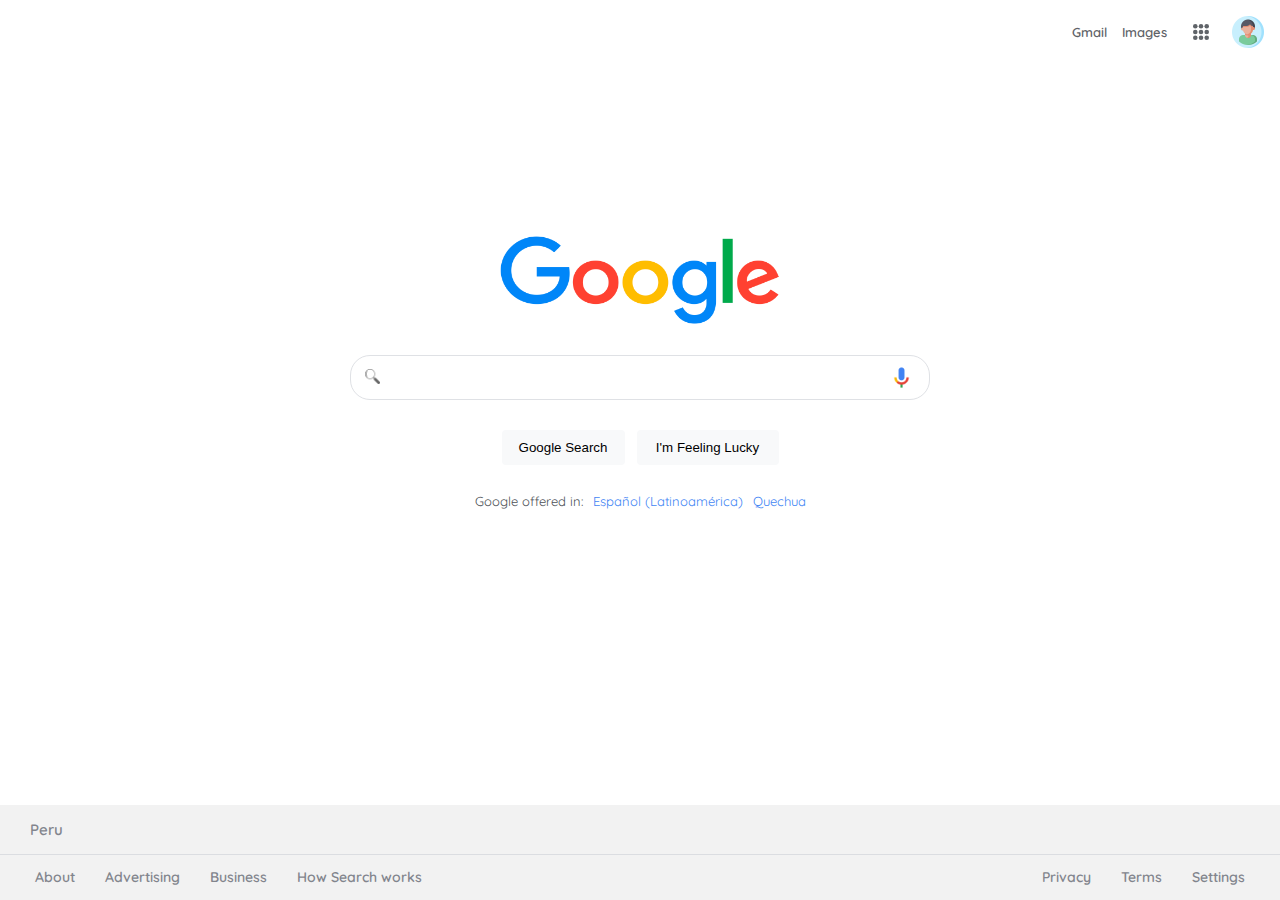
<file: Proyecto#2/index.html>
<!DOCTYPE html>
<html lang="en">
<head>
    <meta charset="UTF-8">
    <meta http-equiv="X-UA-Compatible" content="IE=edge">
    <meta name="viewport" content="width=device-width, initial-scale=1.0">
    <link rel="preconnect" href="https://fonts.googleapis.com">
    <link rel="preconnect" href="https://fonts.gstatic.com" crossorigin>
    <link href="https://fonts.googleapis.com/css2?family=Quicksand:wght@300;500;700&display=swap" rel="stylesheet">
    <link rel="stylesheet" href="./CSS/styleMobile.css"> <!-- Css para moviles-->
    <link 
        rel="stylesheet" 
        media="screen and (min-width: 800px)"
        href="./CSS/styleDesktop.css">                  <!-- Css para desktops-->
    <title>Document</title>
</head>
<body>
    <div class="main-container">
        <header>
            <picture class="header-child icon-one">
                <img src="./Iconos/Iconos del Header/Icono_menú.svg" alt="Menú de opciones">
            </picture>
            <nav class="header-child list-menu" >
                <ul>
                    <li>
                        <a href="." >
                            all
                        </a>
                    </li>
                    <li>
                        <a href="">
                            gmail
                        </a>
                    </li>
                    <li>
                        <a href=".">
                            images
                        </a>
                    </li>
                </ul>
            </nav>
            <picture class="header-child icon-two">
                <div title="Google apps">
                    <img src="./Iconos/Iconos del Header/Icono_puntos.svg" alt="herramientas google">
                </div>
            </picture>
            <picture class="header-child user-photo">
                <div 
                title="Google Account
 Nombre de usuario 
 abc@gmail.com">
                    <img src="./Iconos/Iconos del Header/user.png" alt="foto de usuario">
                </div>
            </picture>
        </header>
    
        <main>
            <div>
                <picture class="main-child main-logo">
                    <source media="(min-width: 800px)" srcset="./Logos/LogoGoogle-large.png">
                    <img src="./Logos/LogoGoogle-small.png" alt="logo-de.Google">
                </picture>
            </div>

            <form action="" class="main-child search-control">
                    <div class="search-control-outer">
                        <div class="search-control-border">
                                <picture class="search-control-part1">
                                    <span>
                                        <img src="./Iconos/Iconos del Main/lupa.png" alt="Lupa" class="main-icon searching-icon">
                                    </span>
                                </picture>
                                <input type="search" name="búsqueda">
                                <div class="search-control-part3">
                                    <div>
                                        <picture>
                                            <span>
                                                <img src="./Iconos/Iconos del Main/X.png" alt="Cerrar" class="main-icon closing-search">
                                            </span>
                                        </picture>
                                    </div>
                                    <div title="Search by voice">
                                        <picture>
                                            <img src="./Iconos/Iconos del Main/micro.png" alt="Micrófono" class="main-icon voice-searching">                                        
                                        </picture>
                                    </div>
                                </div>
                        </div>
                    </div>
                    <section>
                        <button type="button" class="main-button first-button"> Google Search </button>
                        <button type="button" class="main-button second-button"> I'm Feeling Lucky </button>
                    </section>
            </form>

            <div class="main-child text-customize">
                <div class="text-1">
                    <p> Google offered in:</p>
                </div>
    
                <div class="blue-text">
                    <p> <a href="./"> Español (Latinoamérica) </a></p>
                    <p> <a href="./"> Quechua </a></p>
                </div>
            </div>
        </main>
    
        <footer >
            <div class="footer-child first-text">
                <p>
                    Peru
                </p>
            </div>

            <div class="footer-child empty-text">

            </div>

            <div class="new-child">
                <div class="footer-child first-list">
                    <ul>
                        <li> <a href="."> Dark theme: off</a></li>
                        <li> <a href="."> Settings</a></li>
                        <li> <a href="."> Privacy</a></li>
                        <li> <a href="."> Terms</a></li>
                    </ul>
                </div>
    
                <div class="footer-child second-list">
                    <ul>
                        <li> <a href="."> Advertising</a></li>
                        <li> <a href="."> Business</a></li>
                        <li> <a href="."> About</a></li>
                        <li> <a href="."> How Search works </a></li>
                    </ul>
                </div>
            </div>            
        </footer>
    </div>
</body>
</html>
</file>
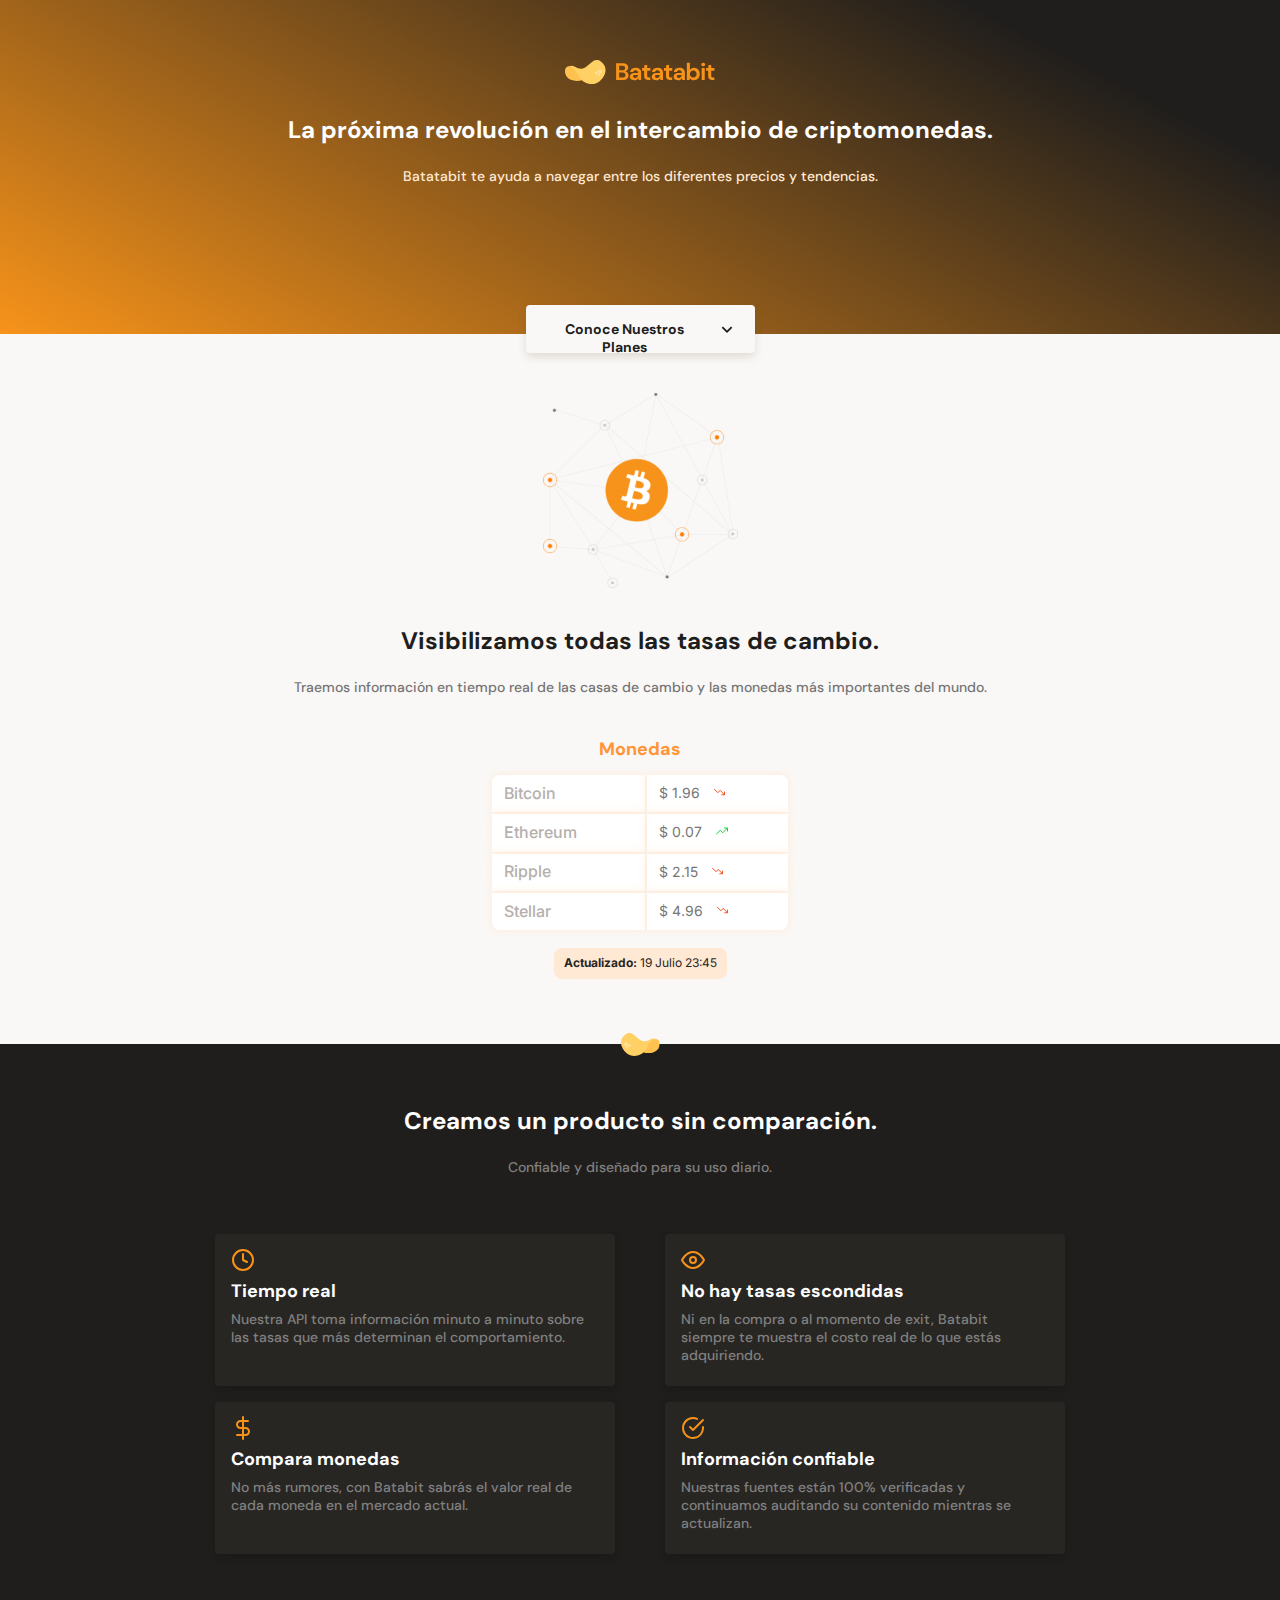
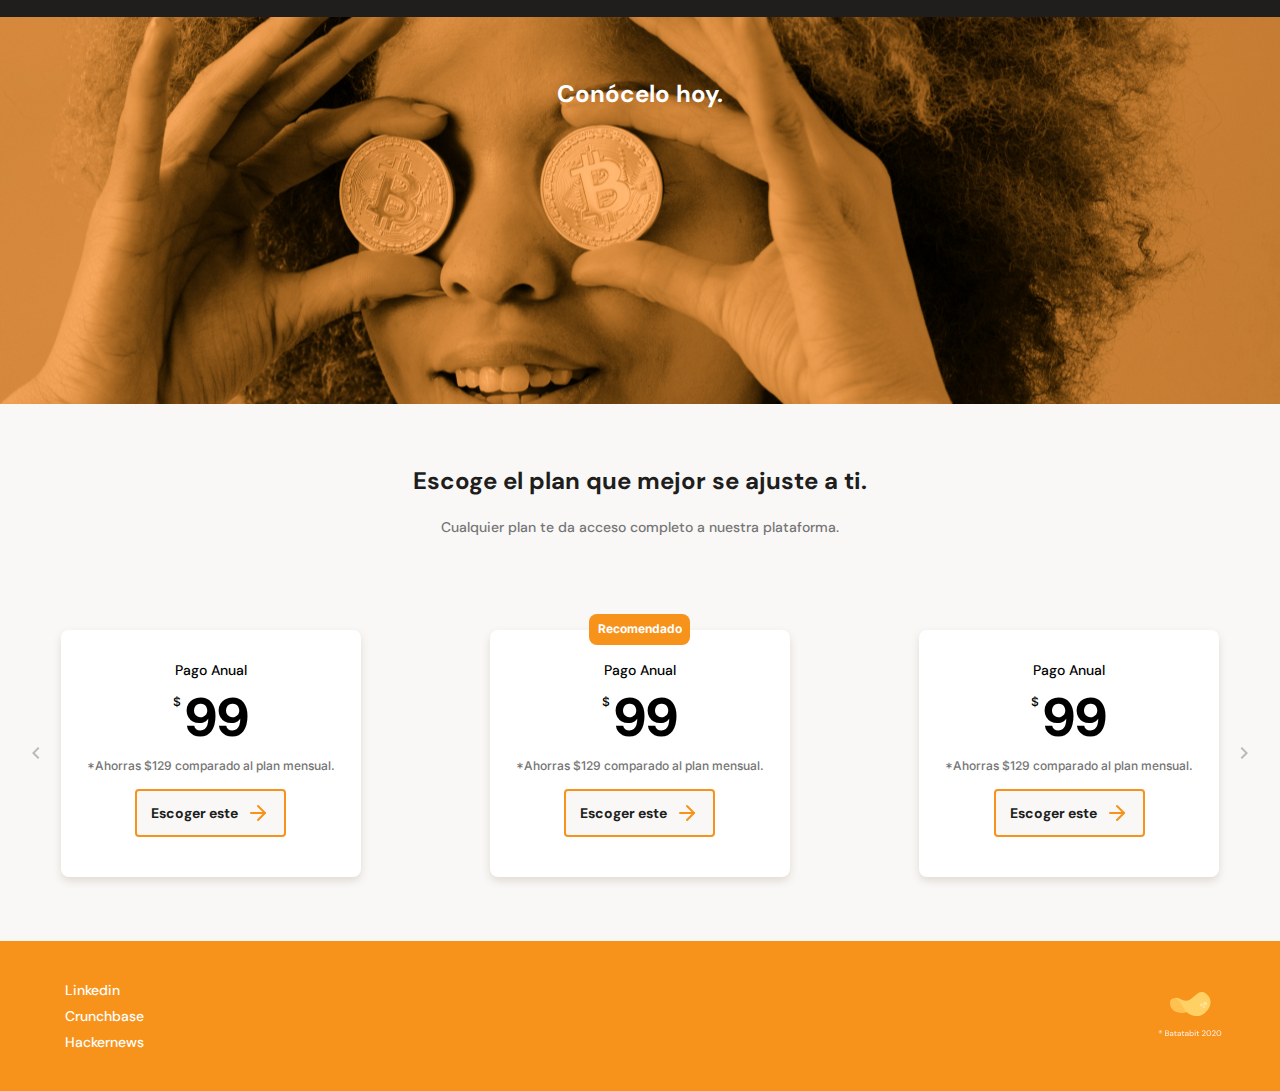
<file: Proyecto#3/index.html>
<!DOCTYPE html>
<html lang="en">
<head>
    <meta charset="UTF-8">
    <meta http-equiv="X-UA-Compatible" content="IE=edge">
    <meta name="viewport" content="width=device-width, initial-scale=1.0">
    <link rel="preconnect" href="https://fonts.googleapis.com">
    <link rel="preconnect" href="https://fonts.gstatic.com" crossorigin>
    <link href="https://fonts.googleapis.com/css2?family=DM+Sans:wght@400;500;700&family=Inter:wght@400;500;700&display=swap" rel="stylesheet">
    <link rel="stylesheet" href="./estilos.css">
    <link 
        rel="stylesheet" 
        href="./CSS/tablet.css"
        media="screen and (min-width: 930px)"> <!-- Breakpoint 1-->
        
    <title>Document</title>
</head>
<body>
    <header>
        <img src="./Assets/images/logo.svg" alt="">
        <div class="header--title-container">
            <h1> La próxima revolución en el intercambio 
                de criptomonedas.</h1>   

            <p> Batatabit te ayuda a navegar entre los 
                diferentes precios y tendencias.</p> 

            <a href="#plans" class="header--button"> Conoce Nuestros Planes <span>  </span></a>
        </div>
    </header>

    <main>
        <section class="main-exchange-container">
            <div class="backgroundImg">
            </div>
            <div class="main-exchange-container--title">
                <h2>
                    Visibilizamos todas las tasas de cambio.
                </h2>

                <p>
                    Traemos información en tiempo real de las casas
                    de cambio y las monedas más importantes del mundo.
                </p>

            </div>
            <section class="main-tables-container">
                <div class="main-currency-table">
                    <p class="currency-table--title"> Monedas</p>
                    <div class="currency-table--container">
                        <table >
                            <tr> 
                                <td class="table__top-left"> Bitcoin </td>
                                <td class="table__top-right table__right"> $ 1.96  <span></span> </td>
                            </tr>
                            
                            <tr> 
                                <td > Ethereum </td>
                                <td class="table__right"> $ 0.07 <span></span> </td>
                            </tr>

                            <tr> 
                                <td > Ripple </td>
                                <td class="table__right"> $ 2.15 <span></span> </td>
                            </tr>

                            <tr> 
                                <td class="table__bottom-left "> Stellar </td>
                                <td class="table__bottom-right table__right"> $ 4.96 <span></span> </td>
                            </tr>
                        </table>
                    </div>
                    <div class="currency-table--date">
                        <p> <b> Actualizado: </b> 19 Julio 23:45</p>
                    </div>
                </div>

                <div class="main-comision-table">
                    <p class="comision-table--title"> Comisiones</p>
                    <div class="comision-table--container">
                        <span>  </span>
                        <div>
                            <table> 
                                <tr>
                                    <td class="table__top-left">Bitrade</td>
                                    <td class="table__top-right table__right"> $ 12.96</td>
                                </tr>
                                <tr>
                                    <td>Bitpreco</td>
                                    <td class="table__right"> $ 13.07</td>
                                </tr>
                                <tr>
                                    <td>Novadax</td>
                                    <td class="table__right"> $ 13.15</td>
                                </tr>
                                <tr>
                                    <td class="table__bottom-left">Coinext</td>
                                    <td class="table__bottom-right table__right"> $ 14.96</td>
                                </tr>
                            </table>
                        </div>
                        <span>  </span>
                    </div>
                    <div class="comision-table--date"> 
                        <p><b> Actualizado: </b> 19 Julio 23:48</p>
                    </div>
                </div>

  

                <!-- Utilizando GRID layout (Raúl)
                <p> Monedas</p>
                <div>
                    <div>
                        <p> Bitcoin </p>
                        <p> $1.96 <span> Icon</span></p>
                        <p> Ethereum </p>
                        <p> $0.07 <span> Icon</span></p>
                        <p> Ripple </p>
                        <p> $2.15 <span> Icon</span></p>
                        <p> Stellar </p>
                        <p> $4.96 <span> Icon</span></p>
                    </div>
                    <a href=""> <span> arrow</span></a>
                </div>
                <p> Actualizado: 19 Julio 23:45</p> -->


                <!-- Utilizando GRID layout (Profe)-->
            </section>
        </section>
        <section class="main-product-detail">
            <div></div>
            <div class="product-detail--title"> 
                <h2> Creamos un producto sin comparación. </h2>
                <p> Confiable y diseñado para su uso diario. </p>
            </div>
            <section class="product-cards--container"> 
                <article class="product-detail--card">
                    <span class="clock"> </span>
                    <p class="product--card-title"> Tiempo real</p>
                    <p class="product--card-body"> Nuestra API toma información minuto a minuto sobre las 
                        tasas que más determinan el comportamiento.</p>
                </article>
                <article class="product-detail--card">
                    <span class="eye"> </span>
                    <p class="product--card-title"> No hay tasas escondidas</p>
                    <p class="product--card-body"> Ni en la compra o al momento de exit, Batabit siempre 
                        te muestra el costo real de lo que estás adquiriendo.</p>
                </article>
                <article class="product-detail--card">
                    <span class="money"> </span>
                    <p class="product--card-title"> Compara monedas</p>
                    <p class="product--card-body"> No más rumores, con Batabit sabrás el valor real de cada 
                        moneda en el mercado actual.</p>
                </article>
                <article class="product-detail--card">
                    <span class="check"> </span>
                    <p class="product--card-title"> Información confiable</p>
                    <p class="product--card-body"> Nuestras fuentes están 100% verificadas y continuamos 
                        auditando su contenido mientras se actualizan.</p>
                </article>
            </section>
        </section>

        <section class="bitcoin-img-container">

            <h2> Conócelo hoy.</h2>

        </section>

        <section id="plans" class="main-plans-container" >
            <div class="plans--title">
                <h2>Escoge el plan que 
                    mejor se ajuste a ti.</h2>
                <p> 
                    Cualquier plan te da acceso 
                    completo a nuestra plataforma.
                </p>
            </div>
            
            <section class="plans-container--slider"> 
                <article class="plans-container--card">
                    <h3 class="plan-card--tittle"> Pago Anual</h3>
                    <p class="plan-card--price"> <span>$</span> 99 </p>
                    <p class="plan-card--saving">*Ahorras $129 comparado al plan mensual.</p>
                    <a class="plan-card--cta" href=""> Escoger este <span>  </span></a>
                </article>
                <article class="plans-container--card">
                    <p class="recommended"> Recomendado</p>
                    <h3 class="plan-card--tittle"> Pago Anual</h3>
                    <p class="plan-card--price"> <span>$</span> 99 </p>
                    <p class="plan-card--saving">*Ahorras $129 comparado al plan mensual.</p>
                    <a class="plan-card--cta" href=""> Escoger este <span>  </span></a>
                </article>
                <article class="plans-container--card">
                    <h3 class="plan-card--tittle"> Pago Anual</h3>
                    <p class="plan-card--price"> <span>$</span> 99 </p>
                    <p class="plan-card--saving">*Ahorras $129 comparado al plan mensual.</p>
                    <a class="plan-card--cta" href=""> Escoger este <span>  </span></a>
                </article>
                <span class="plans-icon--left">  </span>
                <span class="plans-icon--right"> </span>
            </section>
        </section>

    </main>
    <footer>
        <div>
            <a href="#">Linkedin</a>
            <a href="#">Crunchbase</a>
            <a href="#">Hackernews</a>
        </div>
        <div>
            <img src="./Assets/images/logo-footer.svg" alt="Logo de Batatabit">
        </div>
    </footer>
</body>
</html>
</file>
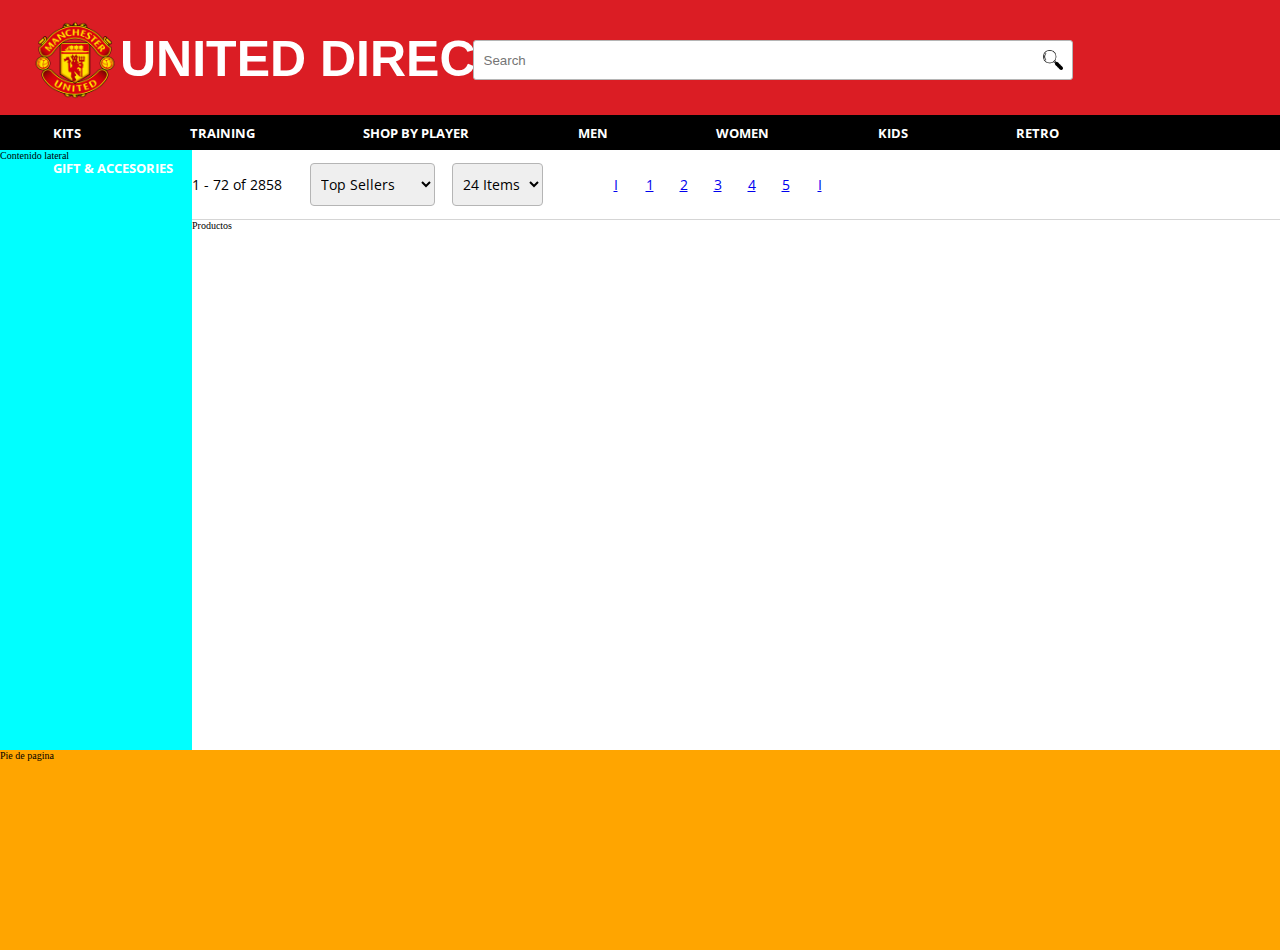
<file: Proyecto1/index.html>
<!DOCTYPE html>
<html lang="en">
<head>
    <meta charset="UTF-8">
    <meta http-equiv="X-UA-Compatible" content="IE=edge">
    <meta name="viewport" content="width=device-width, initial-scale=1.0">
    <link rel="stylesheet" href="./CSS/Estilos.css">
    <link rel="preconnect" href="https://fonts.googleapis.com">
    <link rel="preconnect" href="https://fonts.gstatic.com" crossorigin>
    <link href="https://fonts.googleapis.com/css2?family=Open+Sans:wght@300;500;700&display=swap" rel="stylesheet">
    <title>Manchester United Store</title>
</head>
<body>
    <header> 
        <div>
            <img src="./logos/Manchester-United-Logo.png" alt="logo-manchester-united" 
            class="header-child" id="logo">
            <p class="header-child" id="title"> UNITED DIRECT </p>
            <div class="header-child">
                <input type="search" placeholder="Search" id="search" name="search">
                <img src="./iconos/lupa.png" alt="lupa" id="search-icon">
            </div>
        </div>

        <nav>
            <ul class="navbar">
                <li> KITS </li>
                <li> TRAINING </li>
                <li> SHOP BY PLAYER </li>
                <li> MEN </li>
                <li> WOMEN </li>
                <li> KIDS </li>
                <li> RETRO </li>
                <li> GIFT & ACCESORIES</li>
                <li> CLEARANCE </li>
            </ul>
        </nav>
    </header>

    <main class="main-content"> 
        <aside class="main-child aside"> Contenido lateral</aside>
        <main class="main-child centre"> 
            <section class="main-child-centre-personalize"> 
                <p class="main-child-centre-personalize-child text">
                    1 - 72 of 2858
                </p>

                <select name="Options" id=""  class="main-child-centre-personalize-child select">
                    <option value="top sellers"> Top Sellers </option>
                    <option value="lowest price">Lowest Price</option>
                    <option value="highest price"> Highest Price</option>
                    <option value="newest items">Newest Items</option>
                </select>

                <select name="Options-2" id="" class="main-child-centre-personalize-child select">
                    <option value="24-items"> 24 Items</option>
                    <option value="48-items"> 48 Items</option>
                    <option value="72-items"> 72 Items</option>
                    <option value="96-items"> 96 Items</option>
                </select>

                <ul class="main-child-centre-personalize-child numbers-content">
                    <li> 
                        <a class="arrow-left" href="./"> I</a> 
                    </li>
                    <li>
                        <a class="numbers one" href="./"> 1 </a> 
                    </li>
                    <li> 
                        <a class="numbers two" href="./"> 2</a> 
                    </li>
                    <li> 
                        <a class="numbers three" href="./"> 3</a> 
                    </li>
                    <li> 
                        <a class="numbers four" href="./"> 4</a> 
                    </li>
                    <li> 
                        <a class="numbers five" href="./"> 5</a> 
                    </li>
                    <li>
                        <a class="arrow-right" href="./"> I </a> 
                    </li>
                </ul>

            </section>
            <section class="main-child-centre-products"> 
                Productos
            </section>
        </main>
    </main>

    <footer > 
        Pie de pagina
    </footer>
</body>
</html>
</file>
<file: Proyecto#2/CSS/styleMobile.css>
/* Fase 1 Posicionamiento de los Contenedores */
*{
    box-sizing: border-box;
    border: 0;
    margin: 0;
    
}
html{
    font-size: 62.5%;
    font-family: 'Quicksand', sans-serif;
}
.main-container{
    display: flex;
    flex-wrap: wrap;
    height: 100vh;
    align-content: space-between;

}

footer{
    background-color: orange;
    flex-grow: 1;
    width: 100%;
}

/* Fase 2 Elaborar el Header*/

.icon-one{
    padding: 1rem 1.5rem;
}

.icon-two{
    flex-grow: 1;
    display: flex ;
    justify-content: flex-end;
}
.user-photo{
    margin: 0 0.6rem;
}

header{
    flex-grow: 1;
    width: 100%;
    display: flex;
    align-items: center;
}

.user-photo img{
    width: 2.4rem;
    height: 2.4rem;
}

.list-menu ul{
    padding-left: 0;
    list-style: none;
}

.list-menu ul li a{
    text-decoration: none;
    font-weight: 600;
}

.list-menu ul li:nth-child(1) a{
    color: #4285F4;
}

.list-menu ul li:nth-child(2) a, .list-menu ul li:nth-child(3) a{
    color: #5F6368;
}

.list-menu ul li{
    display: inline-block;
    padding: 1.1rem 0.5rem;
    text-transform: uppercase;
}

.list-menu ul li:nth-child(1){
    border-bottom: 0.2rem solid #4285F4 ;
}

.list-menu ul li:nth-child(2), .list-menu ul li:nth-child(3){
    margin-left: 0.2rem;
}

.icon-two div, .user-photo div{
    border-radius: 50%;
    width: 3rem;
    height: 3rem;
    display: flex;
    justify-content: center;
    align-items: center;
}

.icon-two div:hover, .user-photo div:hover{
    background-color: #F0F0F0;
}

.icon-two div img{
    width: 1.3rem;
    height: 1.3rem;
}

.list-menu ul li:nth-child(2) a{
    display: none;
}

/* Fase 3 Elaborar el Main*/

.main-logo{
    width: 15rem;
    height: 9rem;
    margin: 0 auto;
    margin-top: 2.8rem;
    margin-bottom: 0.5rem
}

.main-logo img{
    margin-top: 2.5rem;
    margin-bottom: 2rem;
    width: 100%;
}

.search-control{
    margin-bottom: 2.6rem;
}

main{
    flex-grow: 1;
    width: 100%;
    display: flex;
    flex-direction: column;
}

.main-icon{
    width: 1.3rem;
    height: 1.3rem;
}

.search-control-outer{
    width: 35rem;
    max-width: 35rem;
    margin: 0 auto;
}

.search-control-border{
    display: flex;
    border: 0.1rem solid #DFE1E5;
    border-radius: 2rem;
    height: 3.4rem;
}

.search-control-border input{
    width: 23rem;
}

.search-control-part1{
    width: 3.2rem;
    display: flex;
    justify-content: center;
    align-items: center;
}

.search-control-part3{
    width: 5rem;
    display: flex;
    flex-grow: 1;
}
.search-control-part3 div{
    height: 100%;
    flex-grow: 1;
    display: flex;
    align-items: center;
}
.search-control-part3 div picture{
    flex-grow: 1;
    display: flex;
    width: 70%;
    height: 70%;
}

.search-control-part3 div picture span{
    flex-grow: 1;
    display: flex;
    justify-content: center;
    align-items: center;
}

.search-control-part3 div:nth-child(2) picture{
    justify-content: center;
    align-items: center;
}

.search-control-part1 span{
    margin-top: 0.2rem;
}
.voice-searching{
    width: 2rem;
    height: 2rem;
}
.closing-search{
    width: 1rem;
    height: 1rem;
    opacity: 0.6;
}
.search-control-part3 div:nth-child(1) picture{
    border-right: 0.1rem solid #DADCE0;
    padding-right: 0.5rem;
    display: none;
} 
.searching-icon{
    opacity: 0.60;
}
.main-child{
    display: flex;
    justify-content: center;
}
.text-1 p{
    color: #4D5156;
    font-size: 1.1rem;
    font-weight: 600;
}
.text-1{
    margin-bottom: 1rem;
}
.blue-text p a{
    text-decoration: none;
    color: #4285F4;
    font-size: 1.1rem;
    font-weight: 600;
}
.blue-text{
    column-gap: 1.8rem;
    display: flex;
}

.main-button{
    display: none;
}

.text-customize{
    display: flex;
    flex-direction: column;
    align-items: center;
    margin-bottom: 29rem;
}

/* Fase 4 Elaborar el Footer*/

footer{
    background-color: #F2F2F2;
    color: #82858D;
}

.footer-child a{
    text-decoration: none;
    color:#82858D;
}

.footer-child ul{
    list-style: none;
    padding: 0;
    display: flex;
    justify-content: center;
    column-gap: 3rem;
}

.first-text{
    font-size: 1.4rem;
    font-weight: 600;
    height: 3rem;
    display: flex;
    align-items: center;
    border-bottom: 0.1rem solid #DBDDE1;
}

.first-list a, .second-list a{
    font-size: 1.1rem;
}

.first-text p{
    vertical-align: middle;
}

.empty-text{
    height: 4rem;
    border-bottom: 0.1rem solid #DBDDE1;
}

.first-list, .second-list{
    margin-top: 2rem;
}

.second-list{
    margin-bottom: 2rem;
}

.first-text{
    padding-left: 1rem;
}

/* Fase 4 Elaborar el Footer - agregado al realizar el footer para desktop*/ 

.second-list li:nth-child(4) a{
    display: none;
}
</file>
<file: Proyecto#2/CSS/styleDesktop.css>
/* Fase 1 Adaptaciones en el Header  */

.icon-one img{
    display: none;
}

.icon-two div img{
    width: 1.6rem;
    height: 1.6rem;
}

.user-photo img{
    width: 3.2rem;
    height: 3.2rem;
}

.icon-two{
    flex-grow: 0;
}

.list-menu{
    flex-grow: 1;
    display: flex;
    justify-content: flex-end;
}

.list-menu ul li{
    text-transform: capitalize;
}

.list-menu ul li:nth-child(2) a{
    display: block;
}

.list-menu ul li:nth-child(1) {
    display: none ;
}

.list-menu ul li a{
    font-size: 1.3rem;
}

.icon-two div, .user-photo div{
    width: 3.7rem;
    height: 3.7rem;
}

header{
    margin-top: 1.3rem;
}

.user-photo {
    margin-right: 1.4rem;
    margin-left: 1rem;
}

.icon-two{
    margin-left: 1rem;
}

.list-menu ul li:hover{
    text-decoration: underline;
}


/* Fase 2 Adaptaciones en el Main  */

.main-logo{
    width: 28rem;
    height: 15rem;
    margin-top: 8rem;
    margin-bottom: 0;
}

.main-logo img{
    height: 100%;
    margin-top: 0;
    margin-bottom: 0;
}

.search-control-outer{
    max-width: 58em;
    width: 58rem;
}

.search-control-border{
    height: 4.5rem;
}

.search-control-border input{
    width: 45rem;
}

.search-control-part1{
    width: 4.3rem;
}

.searching-icon{
    width: 1.5rem;
    height: 1.5rem;
}

.voice-searching{
    width: 2.5rem;
    height: 2.5rem;
}

.main-button{
    display: block;
    height: 3.5rem;
    background-color: #F8F9FA;
    border-radius: 0.4rem;
    cursor: pointer;
}

.search-control{
    display: flex;
    flex-direction: column;
    align-items: center;
    row-gap: 3rem;
    margin-bottom: 2.8rem;
}

.search-control section{
    display: flex;
    column-gap: 1.2rem;
}

.first-button{
    width: 12.3rem;
}

.second-button{
    width: 14.2rem;
}

.text-customize{
    flex-direction: row;
    column-gap: 1rem;
    margin-bottom: 22.25rem;
}

.text-1{
    margin-bottom: 0;
}

.text-1 p{
    font-size: 1.3rem;
    font-weight: 400;
}

.blue-text p a{
    font-size: 1.3rem;
    font-weight: 400;
}

.blue-text{
    column-gap: 1rem;
}

.search-control-border:hover{
    box-shadow: 0px 2px 6px 2px #E2E2E3;
}

.main-button:hover{
    border: solid 0.1rem #E2E2E3;
    box-shadow: 0px 1px 2px 0px #E2E2E3;
}

.search-control-part3 div:nth-child(2){
    cursor: pointer;
}

.blue-text p a:hover{
    text-decoration: underline;
}

.search-control-border input{
    outline: none;
}

/* Fase 3 Adaptaciones en el Footer */

.first-text{
    height: 5rem;
    padding-left: 3rem;
}

.empty-text{
    display: none;
}

.new-child{
    display: flex;
    margin-top: 1.37rem;
    margin-bottom: 1.37rem;
    justify-content: space-between;
}

.second-list li:nth-child(4) a{
    display: block ;
}

.first-list{
    order: 2;
    padding-right: 3.5rem;
}

.second-list{
    order: 1;
    padding-left: 3.5rem;
}

.first-list a, .second-list a{
    font-size: 1.4rem;
    font-weight: 600;
}

.first-list, .second-list{
    margin-top: 0;
    margin-bottom: 0;
}

.second-list ul li:nth-child(1){
    order: 2;
}

.second-list ul li:nth-child(2){
    order: 3;
}

.second-list ul li:nth-child(3){
    order: 1;
}

.second-list ul li:nth-child(4){
    order: 4;
}

.first-list li:nth-child(1) a{
    display: none;
}

.first-list ul li:nth-child(2){
    order: 3;
}

.first-list ul li:nth-child(3){
    order: 1;
}

.first-list ul li:nth-child(4){
    order: 2;
}

.first-text p{
    font-size: 1.5rem;
}

.first-list a:hover, .second-list a:hover{
    text-decoration: underline;
}
</file>
<file: Proyecto#3/estilos.css>
/* Orden d elos estilso 
    1° Posicionamiento
    2° Modelo de caja
    3° Tipografía
    4° Visuales
    5° Otros
*/

/* 1. Variables del proyecto*/

:root{
    /* Colores*/
    --bitcoin-orange: #F7931A;
    --soft-orange: #FFE9D5;
    --secondary-blue: #1A9AF7;
    --soft-blue: #E7F5FF;
    --warm-black: #201E1C;
    --warm-black-1:#282623;
    --grey:#BABABA;
    --off-white:#FAF8F7;
    --just-white:#FFFFFF;
}

/* 2. Estilos Base */

*{
    box-sizing: border-box;
    margin: 0;
    padding: 0;
}

html{
    font-size: 62.5%;
    font-family: 'DM Sans', sans-serif;
    scroll-behavior: smooth;
}

/* 3. Estilos del Header */

header{
    position: relative;
    display: flex;
    flex-direction: column;
    justify-content: center;
    width: 100%;
    min-width: 32rem;
    height: 33.4rem;
    text-align: center;
    align-items: center;
    background:linear-gradient(
        207.8deg,
        #201E1C 16.69%,
        #F7931A 100%);
}

header img{
    width: 15.1rem;
    height: 2.4rem;
    margin-top: 6rem;
}

.header--title-container{
    width: 90%;
    min-width: 28.8rem;
    max-width: 90rem;
    height: 21.8rem;
    margin-top: 3.3rem;
}

.header--title-container h1{
    font-size: 2.4rem;
    color: var(--just-white);
    line-height: 2.6rem;
}

.header--title-container p{
    font-size: 1.4rem;
    color: var(--soft-orange);
    line-height: 1.8rem;
    font-weight: 500;
    margin-top: 2.4rem;
}

.header--title-container .header--button{
    position: absolute;
    /*top: 27rem; */
    display: flex;
    /*margin-top: 3.5rem;*/
    padding-top: 1.5rem;
    padding-bottom: 1.5rem;
    padding-left: 1.6rem;
    padding-right: 2.2rem;
    width: 22.9rem;  
    height: 4.8rem;
    background-color: var(--off-white); 
    /*Aplicación de sombras*/
    box-shadow: 0px 4px 8px 0px rgba(89, 73, 30, 0.16);
    border: none;
    border-radius: 0.4rem;
    text-decoration: none;
    font-size: 1.4rem;
    font-weight: 700;
    color: var(--warm-black);
    left: calc(50% - 11.45rem);
    top: calc(100% - 2.9rem);
    column-gap: 1.4rem;
}
 
.header--title-container .header--button span{
    background-image: url(./Assets/icons/arrowdown.svg);
    background-repeat: no-repeat;
    background-position: center;
    background-size: contain;
    width: 1.2rem;
    height: 0.8rem;
    align-self: center;
}

/* 4. Estilos del Main */

main{
    width: 100%;
    min-width: 32rem;
    height: auto;
    background-color: var(--off-white);
}

/* 4.1 Estilos del Main - Sección 1 */

.main-exchange-container{
    width: 100%;
    height: auto;
    padding-top: 5.9rem;
    padding-bottom: 6.5rem;
    display: flex;
    flex-direction: column;
    text-align: center;
    align-items: center;
}

/* 4.1.2 Estilos del Main - Sección 1 - Contenedor 2*/

.main-exchange-container--title{
    width: 90%;
    min-width: 28.8rem;
    max-width: 90rem;
    height: 13rem;
    margin-top: 4rem;
    margin-bottom: 4.8rem;
}

/* 4.1.1 Estilos del Main - Sección 1 - Contenedor 1*/

.backgroundImg{
    background-image: url(./Assets/images/bitcoin.svg);
    width: 19.5rem;
    height: 19.5rem;
    background-repeat: no-repeat;
    background-position: center;
    background-size:cover;
}

/* 4.1.1.1 Estilos del Main - Sección 1 - Contenedor 2 - h2 */

.main-exchange-container--title h2{
    font-size: 2.4rem;
    line-height: 2.6rem;
    margin-bottom: 2.4rem;
    color: var(--warm-black);
}

/* 4.1.1.2 Estilos del Main - Sección 1 - Contenedor 2 - p */

.main-exchange-container--title p{
    font-size: 1.4rem;
    font-weight: 500;
    line-height: 1.8rem;
    color: #757575;
}

/* 4.1.3 Estilos del Main - Sección 1 - Contenedor 3 (sección)*/ 

.main-tables-container{
    width: 100%;
    height: auto;
}

/* 4.1.3.1 Estilos del Main - Sección 1 - Contenedor 3 (sección) - div (tabla 1: Monedas)*/ 

.main-currency-table{
    width: 61.5%;
    min-width: 19.7rem;
    max-width: 50rem;
    height: 24.1rem;
    margin: 0 auto;
    font-family: 'Inter', sans-serif;
}

/* 4.1.3.1-A Estilos del Main - Sección 1 - Contenedor 3 (sección) - div (tabla 1: Monedas) - <p>*/ 

.currency-table--title{
    font-size: 1.8rem;
    font-family: 'DM Sans', sans-serif;
    line-height: 2.3rem;
    font-weight: 700;
    color: #FF9536;
    /*text-align: left;*/
    /*margin-left: 6%;*/
    margin-bottom: 1.2rem;
}

/* 4.1.3.1-B Estilos del Main - Sección 1 - Contenedor 3 (sección) - div (tabla 1: Monedas) - <div>*/ 


.currency-table--container{
    width: 100%;
    min-width: 19.7rem;
    max-width: 30rem;
    height: 15.9rem;
    margin: 0 auto 1.6rem;
}

/* 4.1.3.1-B-1 Estilos del Main - Sección 1 - Contenedor 3 (sección) - div (tabla 1: Monedas) - <div> - <table>*/ 

.currency-table--container table{
    width: 100%;
    height: 100%;
}

.currency-table--container td{
    background-color: var(--just-white);
    font-size: 1.6rem;
    font-weight: 500;
    line-height: 1.936rem;
    color: #B5B0AC;
    padding-left: 1.2rem;
    text-align: left;
    box-shadow: 0px 0px 10px 0px var(--soft-orange);
}

.currency-table--container .table__right{
    width: 48%;
    font-size: 1.4rem;
    font-weight: 400;
    line-height: 1.694rem;
    color: #757575;
}

.currency-table--container .table__top-left{
    border-top-left-radius: 0.8rem;
}

.currency-table--container .table__top-right{
    border-top-right-radius: 0.8rem;
}

.currency-table--container .table__bottom-left{
    border-bottom-left-radius: 0.8rem;
}

.currency-table--container .table__bottom-right{
    border-bottom-right-radius: 0.8rem;
}

/* Agregar íconos de tendencia */

.currency-table--container span{
    width: 1.2rem;
    height: 1.2rem;
    display: inline-block;
    margin-left: 1rem;
}

.currency-table--container tr:nth-child(1) span{
    background-image: url(./Assets/icons/trending-down.svg);
    background-repeat: no-repeat;
    background-position: center;
    background-size: contain;
}
.currency-table--container tr:nth-child(3) span{
    background-image: url(./Assets/icons/trending-down.svg);
    background-repeat: no-repeat;
    background-position: center;
    background-size: contain;
}
.currency-table--container tr:nth-child(4) span{
    background-image: url(./Assets/icons/trending-down.svg);
    background-repeat: no-repeat;
    background-position: center;
    background-size: contain;
}

.currency-table--container tr:nth-child(2) span{
    background-image: url(./Assets/icons/trending-up.svg);
    background-repeat: no-repeat;
    background-position: center;
    background-size: contain;
}

/* 4.1.3.1-C Estilos del Main - Sección 1 - Contenedor 3 (sección) - div (tabla 1: Monedas) - <div> (fecha de actualización)*/ 

.currency-table--date{
    width: 88%;
    min-width: 17.3rem;
    max-width: 27.6rem;
    height: 3.1rem;
    margin: 0 auto;
    background-color: var(--soft-orange);
    border-radius: 0.8rem;
    padding: 0.8rem;
}

.currency-table--date p{
    font-size: 1.2rem;
    line-height: 1.4rem;
    color: var(--warm-black-1);
}

/* Reto 1: Estilos en tabla azul*/

.main-comision-table{
    width: 85%;
    min-width: 27.2rem;
    max-width: 50rem;
    margin: 0 auto;
    height: 24.1rem;
    /*margin-top: 4.8rem;*/
    font-family: 'Inter', sans-serif;
}


.comision-table--title{
    font-size: 1.8rem;
    font-weight: 700;
    font-family: 'DM Sans', sans-serif;
    color: var(--secondary-blue);
    line-height: 2.3rem;
    margin-bottom: 1.2rem;
}

.comision-table--container{
    width: 100%;
    min-width: 27.2rem;
    max-width: 50rem;
    height: 15.9rem;
    margin-bottom: 1.6rem;
    display: flex;
    justify-content: space-between;
}

.comision-table--container span{
    width: 2.4rem;
    height: 2.4rem;
    align-self: center;
}

.comision-table--container span:nth-child(1){
    background-image: url(./Assets/icons/arrow-left.svg);
    background-repeat: no-repeat;
    background-position: center;
}

.comision-table--container div{
    width: 70%;
    min-width: 19rem;
    max-width: 30rem;
    height: 15.9rem;
}

.comision-table--container div table{
    width: 100%;
    height: 100%;
}

.comision-table--container div table td{
    background-color: var(--just-white);
    color: #B5B0AC;
    font-size: 1.6rem;
    font-weight: 500;
    line-height: 1.9rem;
    padding-left: 1.2rem;
    text-align: left;
    box-shadow: 0px 0px 20px 0px var(--soft-blue);
}

.comision-table--container .table__right{
    color: #757575;
    font-size: 1.4rem;
    font-weight: 400;
    line-height: 1.7rem;
    width: 47%;
}

.comision-table--container .table__top-left{
    border-top-left-radius: 0.8rem;
}

.comision-table--container .table__top-right{
    border-top-right-radius: 0.8rem;    
}

.comision-table--container .table__bottom-left{
    border-bottom-left-radius: 0.8rem;    
}

.comision-table--container .table__bottom-right{
    border-bottom-right-radius: 0.8rem;   
}

.comision-table--date{
    width: 17.3rem;
    height: 3.1rem;
    margin: 0 auto;
    background-color: var(--soft-blue);
    border-radius: 0.8rem;
}

.comision-table--date p{
    font-size: 1.2rem;
    line-height: 1.5rem;
    padding-top: 0.8rem;
    color: var(--warm-black-1);  
}

/* 4.2 Estilos del Main - Sección 2 */

.main-product-detail{
    width: 100%;
    min-width: 32rem;
    height: auto;
    position: relative;
    padding-top: 6.4rem;
    padding-bottom: 4.7rem;
    background-color: var(--warm-black);
}

.main-product-detail div:nth-child(1){
    position: absolute;
    width: 4.1rem;
    height: 2.4rem;
    background-image: url(./Assets/icons/potato.svg);
    background-repeat: no-repeat;
    background-position: center;
    background-size: contain;
    left: calc(50% - 2.05rem);
    bottom: calc(100% - 1.3rem);
}

.product-detail--title{
    width: 90%;
    min-width: 28.8rem;
    max-width: 90rem;
    height: 9.4rem;
    margin: 0 auto 3.2rem;
}

.product-detail--title h2{
    font-size: 2.4rem;
    color: var(--just-white);
    line-height: 2.6rem;
    margin-bottom: 2.4rem;
    text-align: center;
}

.product-detail--title p{
    font-size: 1.4rem;
    color: #808080;
    font-weight: 500;
    line-height: 1.8rem;
    text-align: center;
}

.product-cards--container{
    width: 90%;
    min-width: 28.8rem;
    max-width: 90rem;
    height: auto;
    margin: 0 auto;
}

.product-detail--card{
    width: 100%;
    min-width: 28.8rem;
    max-width: 40rem;
    height: 15.2rem;
    background-color: var(--warm-black-1);
    border-radius: 0.4rem;
    margin: 0 auto;
    box-shadow: 0px 4px 8px 0px rgba(0, 0, 0, 0.16);
    padding: 1.4rem 2rem 2.2rem 1.6rem;
}
.product-detail--card:nth-child(1), .product-detail--card:nth-child(2), .product-detail--card:nth-child(3){
    margin-bottom: 1.6rem;
}

.product-detail--card span{
    width: 2.4rem;
    height: 2.4rem;
    display: block;
    margin-bottom: 1rem;
}

.clock{
    background-image: url(./Assets/icons/clock.svg);
    background-repeat: no-repeat;
    background-position: center;
    background-size: contain;
}

.eye{
    background-image: url(./Assets/icons/eye.svg);
    background-repeat: no-repeat;
    background-position: center;
    background-size: contain;
}

.money{
    background-image: url(./Assets/icons/dollar-sign.svg);
    background-repeat: no-repeat;
    background-position: center;
    background-size: contain;
}

.check{
    background-image: url(./Assets/icons/check-circle.svg);
    background-repeat: no-repeat;
    background-position: center;
    background-size: contain;
}

.product--card-title{
    font-size: 1.8rem;
    color: var(--just-white);
    font-weight: 700;
    line-height: 1.8rem;
    margin-bottom: 1rem;
}

.product--card-body{
    font-size: 1.4rem;
    color: #808080;
    font-weight: 500;
    line-height: 1.8rem;
}

/* 4.3 Estilos del Main - Sección 3 */

.bitcoin-img-container{
    width: 100%;
    min-width: 32rem;
    height: 38.7rem;
    background-image: url(./Assets/images/bitcoinbaby4x.jpg);
    background-repeat: no-repeat;
    background-position: center;
    background-size: cover;
}

.bitcoin-img-container h2{
    color: var(--just-white);
    font-size: 2.4rem;
    line-height: 2.6rem;
    width: 90%;
    min-width: 28.8rem;
    max-width: 90rem;
    padding-top: 6.4rem;
    margin: 0 auto;
    text-align: center;
}

/* 4.4 Estilos del Main - Sección 4 */

.main-plans-container{
    width: 100%;
    min-width: 32rem;
    height: auto;
    padding-top: 6.4rem;
    padding-bottom: 4.85rem;
    text-align: center;
    position: relative;
}

.plans--title{
    width: 90%;
    min-width: 28.8rem;
    max-width: 90rem;
    height: 11.2rem;
    margin: 0 auto;
    margin-bottom: 3.4rem;
}

.plans--title h2{
    font-size: 2.4rem;
    line-height: 2.6rem;
    color: var(--warm-black);
    margin-bottom: 2.4rem;
}

.plans--title p{
    font-size: 1.4rem;
    line-height: 1.8rem;
    color: #757575;
    font-weight: 500;
}


.plans-container--card{
    position: relative;
    width: 59.375%;
    min-width: 19rem;
    max-width: 30rem;
    margin: 0 auto;
    height: 24.7rem;
    background-color: var(--just-white);
    border-radius: 0.8rem;
    padding: 3.1rem 1.6rem 2.4rem;
    /*margin-bottom: 0.8rem;*/
    box-shadow: 0px 4px 8px rgba(89, 73, 30, 0.16);
    scroll-snap-align: center;
}

.recommended{
    position: absolute;
    font-size: 1.2rem;
    font-weight: 700;
    line-height: 1.452rem;
    font-family: 'Inter', sans-serif;
    background-color: var(--bitcoin-orange);
    padding: 0.8rem;
    color: var(--just-white);
    border-radius: 0.8rem;
    width: 10.1rem;
    height: 3.1rem;
    left: calc(50% - 5.05rem);
    bottom: calc(100% - 1.55rem)
}

.plan-card--tittle{
    font-size: 1.4rem;
    font-weight: 500;
    line-height: 1.8rem;
    margin-bottom: 0.8rem;
}

.plan-card--price{
    font-size: 5.2rem;
    font-weight: 700;
    line-height: 6.293rem;
    font-family: 'Inter', sans-serif;
    height: 5.6rem;
    margin-bottom: 1.6rem;
    display: flex;
    justify-content: center;
    column-gap: 0.4rem;
}    
    /*
    width: 7.7rem;
    margin: 0 auto;
    column-gap: 0.4rem;
} */

.plan-card--price span{
    font-size: 1.2rem;
    font-weight: 500;
    line-height: 1.452rem;
    width: 0.8rem;
    height: 1.5rem;
    margin-top: 0.8rem;
}

.plan-card--saving{
    font-size: 1.2rem;
    font-weight: 500;
    line-height: 1.452rem;
    font-family: 'Inter', sans-serif;
    color: #757575;
    margin-bottom: 1.6rem;
}

.plan-card--cta{
    font-size: 1.4rem;
    font-weight: 700;
    line-height: 1.823rem;
    text-decoration: none;
    color: var(--warm-black);
    display: block;
    width: 15.1rem;
    height: 4.8rem;
    margin: 0 auto;
    border: 0.2rem solid var(--bitcoin-orange);
    border-radius: 0.4rem;
    background-color: var(--off-white);
    padding: 1.0rem 1.4rem 1.0rem 1.4rem;
    display: flex;
    align-items: center;
    column-gap: 0.8rem;
}

.plan-card--cta span{
    width: 2.4rem;
    height: 2.4rem;
    background-image: url(./Assets/icons/arrow-right-orange.svg);
    background-repeat: no-repeat;
    background-position: center;
    background-size: contain;
}

.plans-container--slider{
    width: 100%;
    display: flex;
    height: 27.8rem;
    /*position: relative;*/
    overflow-x: scroll;
    overscroll-behavior-x: contain;
    scroll-snap-type: x proximity;
    column-gap: 0.8rem;
    align-items: center;
}

.plans-container--slider::-webkit-scrollbar {
    display: none;
}

.plans-icon--left, .plans-icon--right{
    position: absolute;
    width: 2.4rem;
    height: 2.4rem;
}

.plans-icon--left{
    right: calc(100% - 4.8rem);
    bottom: 17.6rem;
    background-image: url(./Assets/icons/Scroll-L.svg);
    background-repeat: no-repeat;
    background-position: center;
}

.plans-icon--right{
    left: calc(100% - 4.8rem);
    bottom: 17.6rem;
    background-image: url(./Assets/icons/Scroll-R.svg);
    background-repeat: no-repeat;
    background-position: center;
}

/* 5. Estilos del Footer */

footer{
    width: 100%;
    min-width: 32rem;
    height: 15rem;
    background-color: var(--bitcoin-orange);
    display: flex;
    justify-content: space-between;
}

footer div:nth-child(1){
    display: flex;
    flex-direction: column;
    margin: 4rem 0 4rem 6.5rem ;
    row-gap: 0.8rem;
}

footer div:nth-child(1) a{
    text-decoration: none;
    font-size: 1.4rem;
    font-weight: 500;
    line-height: 1.8rem;
    color: var(--just-white);
}

footer div:nth-child(2){
    width: 6.4rem;
    height: 5rem;
    margin: 5.1rem 5.8rem 4.9rem 5.2rem;
}

footer div:nth-child(2) img{
    width: 6.4rem;
    height: 5rem;
}


/* Realizar Scroll a la sección de tablas */

.main-currency-table{
    width: 100%;
    min-width: 100%;
    scroll-snap-align: center;
}

.currency-table--container{
    width: 61.5%
}

.currency-table--date{
    width: 17.3rem;
}

.main-comision-table{
    width: 100%;
    min-width: 100%;
    scroll-snap-align: center;
}

.comision-table--container{
    width: 85%;
    margin: 0 auto 1.6rem;
}

.main-tables-container{
    display: flex;
    overflow-x: scroll;
    overscroll-behavior-x: contain;
    scroll-snap-type: x proximity;
}

.main-tables-container::-webkit-scrollbar{
    display: none;
}

/* Estilios para tabla utilizando grid layout */
/*
.main-tables-container div{
    display: flex;
    justify-content: center;
}

    background-size: cover;

.main-tables-container div div{
    display: grid;
    grid-template-columns: 10.1rem 9.5rem;
    column-gap: 0.1rem;
    row-gap: 0.1rem;
}
*/
</file>
<file: Proyecto#3/CSS/tablet.css>
/* Orden d elos estilso 
    1° Posicionamiento
    2° Modelo de caja
    3° Tipografía
    4° Visuales
    5° Otros
*/

/* 1. Variables del proyecto*/

:root{
    /* Colores*/
    --bitcoin-orange: #F7931A;
    --soft-orange: #FFE9D5;
    --secondary-blue: #1A9AF7;
    --soft-blue: #E7F5FF;
    --warm-black: #201E1C;
    --warm-black-1:#282623;
    --grey:#BABABA;
    --off-white:#FAF8F7;
    --just-white:#FFFFFF;
}

/* 2. Estilos Base */

*{
    box-sizing: border-box;
    margin: 0;
    padding: 0;
}

html{
    font-size: 62.5%;
    font-family: 'DM Sans', sans-serif;
    scroll-behavior: smooth;
}

.product-cards--container{
    display: flex;
    flex-wrap: wrap;
}

/*
.product-cards--container{
    display: grid;
    grid-template-columns: 50% 50%;
} */

.main-exchange-container--title{
    margin-bottom: 2rem;
    height: 9rem;
}
</file>
<file: Proyecto1/CSS/Estilos.css>
/* Episodio 1: Contenedores */
*{
    box-sizing: border-box;
    border: 0;
    margin: 0;
}
html {
    font-size: 62.5%;
}

header{
    background-color: #DB1D24;
    width: 100%;
    height: 15rem;
    position: relative;
}

.main-content{
    width: 100%;
    height: 60rem;
    display: inline-block;
}

.main-child{
    display: inline-block;
}

.aside{
    background-color: aqua;
    width: 15%;
    height: 60rem;
}

.centre{
    width: 85%;
    height: 60rem;
    position: absolute;
}

footer{
    background-color: orange;
    width: 100%;
    height: 20rem;
}


/* Episodio 2: Desarrollando la cabecera */

#logo{
    height: 8rem;
    width: 15rem;
    cursor: pointer;
}

#search-icon{
    height: 2rem;
    width: 2rem;
    position: absolute;
    right: 1rem;
    top: 1rem;
    cursor: pointer;
}


.header-child{
    display: inline-block;
    vertical-align: middle;
    margin-top: 2rem;
}

.navbar{
    list-style: none;
    padding: 0;
    background-color: black;
    height: 3.5rem;
    position: relative;
}

.navbar li{
    display: inline-block;
    color: white;
    font-size: 1.3rem;
    padding: 0.87rem 5.3rem;
    font-family: 'Open Sans', sans-serif;
    font-weight: 700;
    cursor: pointer;
}

.navbar li:last-child{
    position: absolute;
    right: 0;
}

nav{
    position: absolute;
    bottom: 0;
    width: 100%;
}

#title{
    font-size: 5rem;
    color: white;
    font-family: Arial, Helvetica, sans-serif;
    font-weight: 700;
    position: absolute;
    left: 12rem;
    top: 1rem;
    font-stretch: ultra-condensed;
    cursor: pointer;
}

#search{
    height: 4rem;
    width: 60rem;
    border-radius: 0.3rem;
    border: 0.1rem solid #B5B5B5;
    padding-left: 1rem;
}

header div div{
    position: relative;
    margin-left: 32rem;
}

header div{
    position: relative;
}

.navbar li:hover{
    background-color: #272727;
}

/* Episodio 3: Desarrollando la seccion superior del Main */

.main-child-centre-personalize{
    width: 100%;
    height: 7rem;
    border-bottom: 0.1rem solid #D5D5D5;
}

.main-child-centre-personalize-child{
    display: inline-block;
    font-size: 1.4rem;
    font-family: 'Open Sans', sans-serif;
    
}

.numbers-content li{
    display: inline-block;
}

.text{
    margin: 2.5rem 2.5rem 0 0;
}

.main-child-centre-personalize select:nth-child(2), .main-child-centre-personalize select:nth-child(3){
    margin-right: 1.5rem;
    border: 0.1rem solid #B5B5B5;
    padding: 1rem 0.6rem;
    border-radius: 0.4rem;
}

.arrow-left, .numbers, .arrow-right{
    display: block;
		width: 3rem;
		height: 3.3rem;
		text-align: center;

	}












/*
.arrow-left, .arrow-right, .numbers{
    text-align: center;
		padding-top: 0.8rem;
    background-color: #DB1D24;
}

/*
.arrow-left{
    background-image: url("../iconos/arrow-left.png");
    display: block;
    width: 3rem;
    height: 3rem;
    background-position: center;
    background-repeat: no-repeat;
    background-size: contain;
}
</file>
